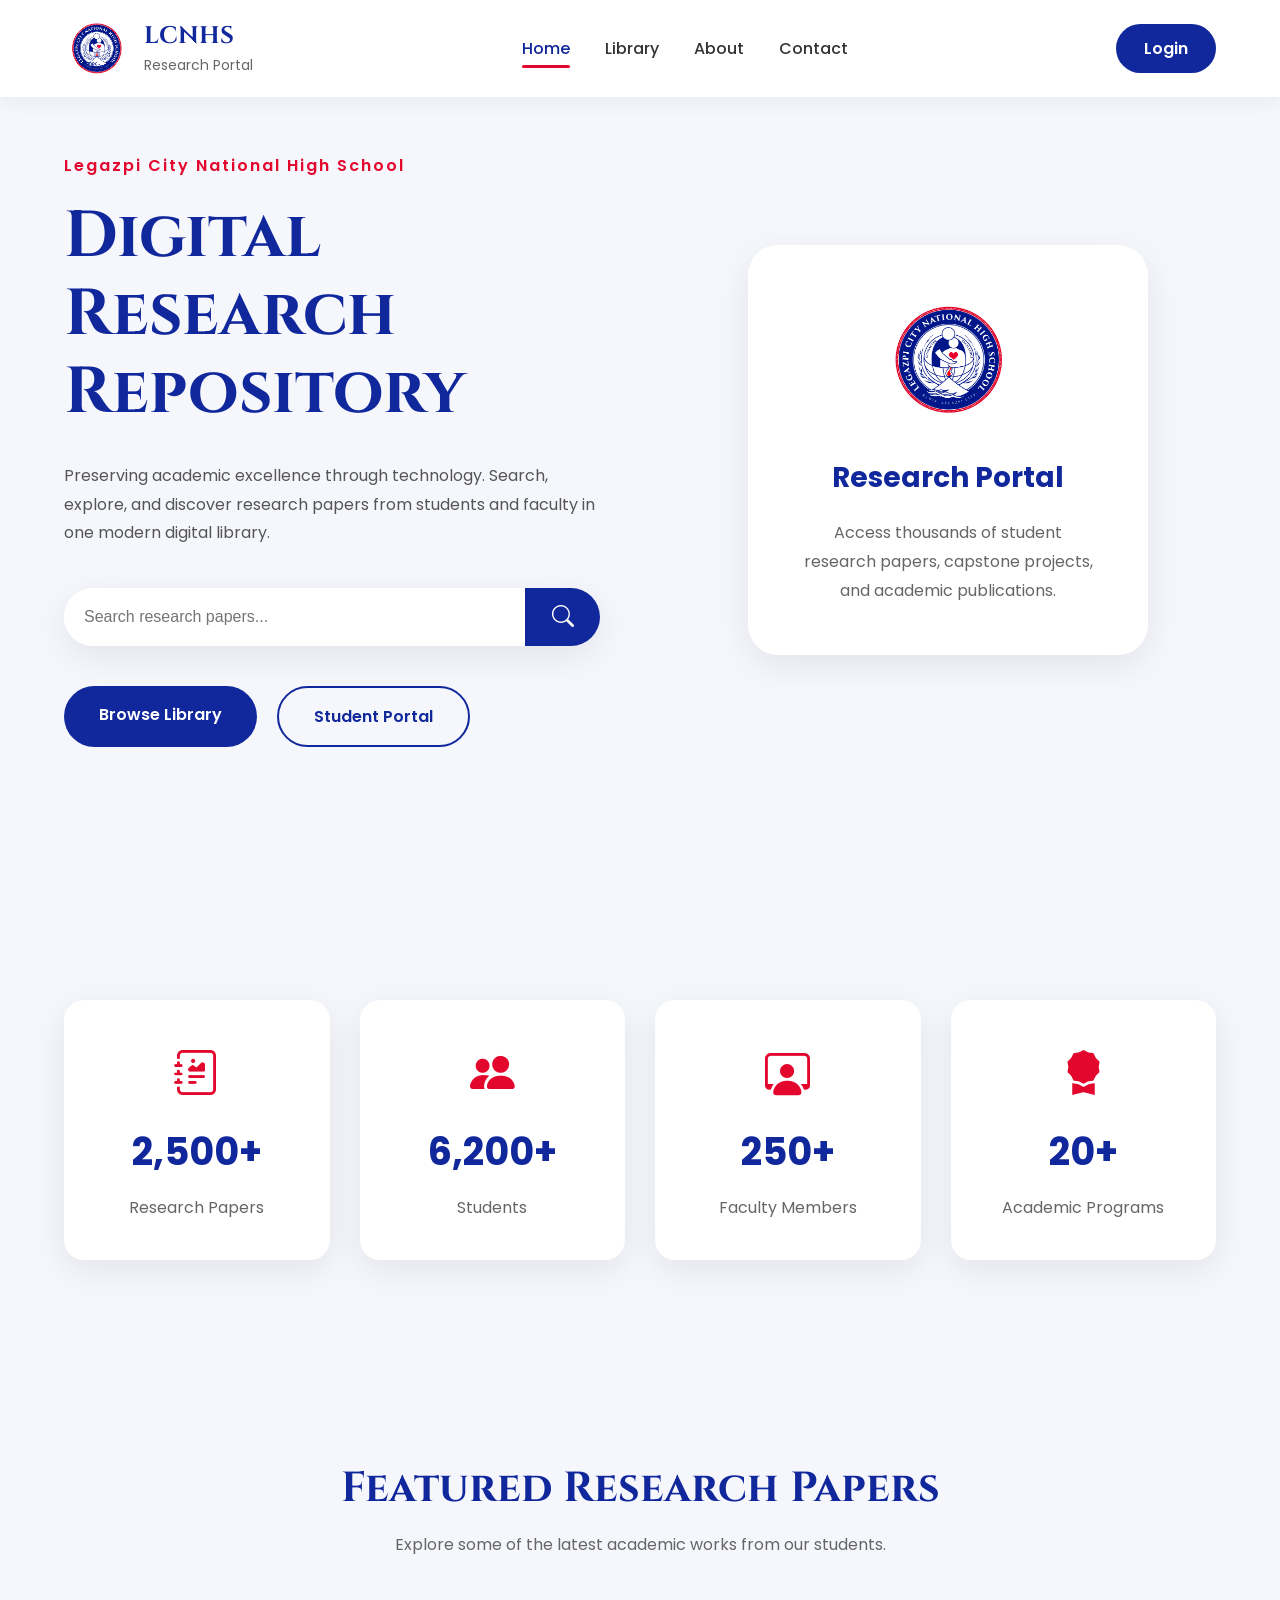
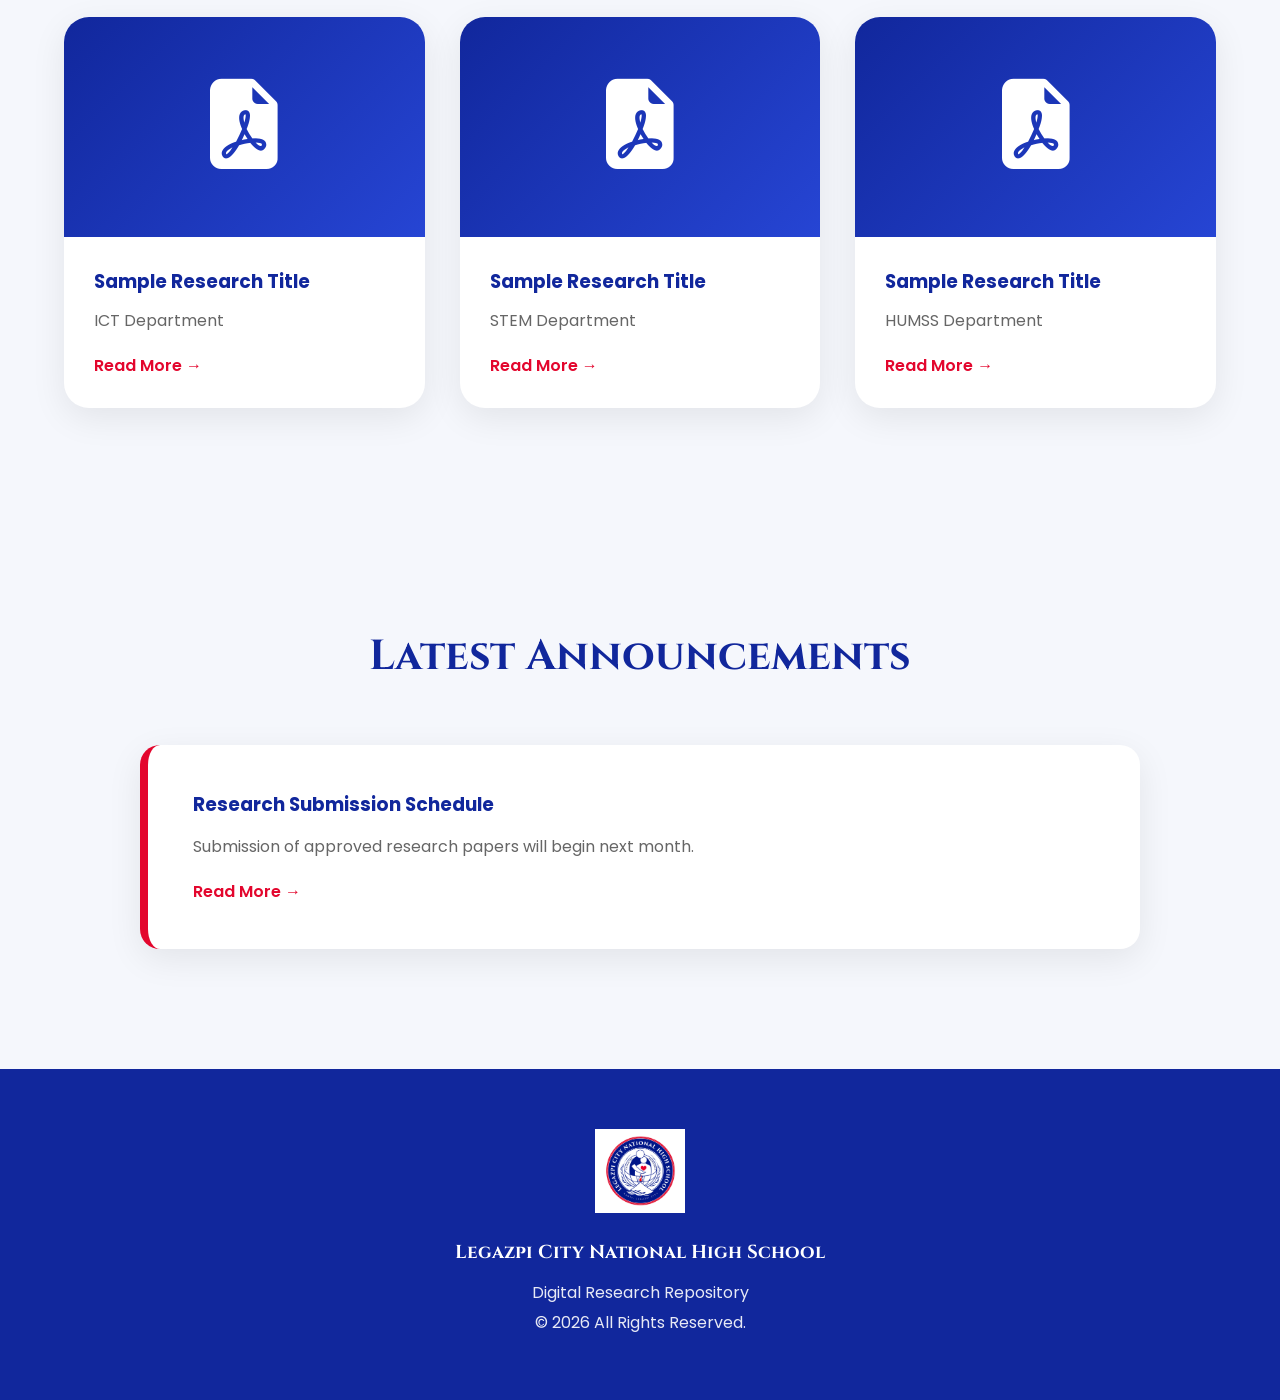
<file: index.html>
<!DOCTYPE html>
<html lang="en">
<head>
    <meta charset="UTF-8">
    <meta name="viewport" content="width=device-width, initial-scale=1.0">

    <title>Legazpi City National High School | Research Portal</title>

    <!-- Google Fonts -->
    <link rel="preconnect" href="https://fonts.googleapis.com">
    <link rel="preconnect" href="https://fonts.gstatic.com" crossorigin>

    <link href="https://fonts.googleapis.com/css2?family=Cinzel:wght@500;700&family=Poppins:wght@300;400;500;600;700&display=swap" rel="stylesheet">

    <!-- Bootstrap Icons -->
    <link rel="stylesheet" href="https://cdn.jsdelivr.net/npm/bootstrap-icons@1.11.3/font/bootstrap-icons.min.css">

    <!-- CSS -->
    <link rel="stylesheet" href="css/style.css">
    <link rel="stylesheet" href="css/responsive.css">
    <link rel="stylesheet" href="css/library.css">
</head>

<body>

<!-- ================= NAVBAR ================= -->

<header class="header">

<nav class="navbar">

    <!-- Logo -->
    <a href="index.html" class="logo">

        <img src="images/logo.png" alt="School Logo">

        <div class="logo-text">
            <h2>LCNHS</h2>
            <span>Research Portal</span>
        </div>

    </a>

    <!-- Navigation -->
    <ul class="nav-links" id="nav-links">

        <li><a href="index.html" class="active">Home</a></li>
        <li><a href="library.html">Library</a></li>
        <li><a href="about.html">About</a></li>
        <li><a href="#">Contact</a></li>

        <!-- Mobile Login -->
        <li class="mobile-login">
            <a href="login.html">Login</a>
        </li>

    </ul>

    <!-- Desktop Login -->
    <a href="login.html" class="login-btn">

        Login

    </a>

    <!-- Hamburger -->
    <button class="menu-toggle" id="menu-toggle" aria-label="Toggle Menu">

        <span></span>
        <span></span>
        <span></span>

    </button>

</nav>

</header>

<!-- ================= HERO ================= -->

<section class="hero">

    <div class="hero-left">

        <p class="tagline">
            Legazpi City National High School
        </p>

        <h1>
            Digital Research Repository
        </h1>

        <p class="hero-description">

            Preserving academic excellence through technology.
            Search, explore, and discover research papers from
            students and faculty in one modern digital library.

        </p>

        <div class="search-box">

            <input
                type="text"
                placeholder="Search research papers..."
            >

            <button>

                <i class="bi bi-search"></i>

            </button>

        </div>

        <div class="hero-buttons">

            <a href="library.html" class="primary-btn">

                Browse Library

            </a>

            <a href="#" class="secondary-btn">

                Student Portal

            </a>

        </div>

    </div>

    <div class="hero-right">

        <div class="hero-card">

            <img src="images/logo.png" alt="School Logo">

            <h3>Research Portal</h3>

            <p>

                Access thousands of student research papers,
                capstone projects, and academic publications.

            </p>

        </div>

    </div>

</section>

<!-- ================= STATISTICS ================= -->

<section class="stats">

    <div class="stat-card">

        <i class="bi bi-journal-richtext"></i>

        <h2>2,500+</h2>

        <p>Research Papers</p>

    </div>

    <div class="stat-card">

        <i class="bi bi-people-fill"></i>

        <h2>6,200+</h2>

        <p>Students</p>

    </div>

    <div class="stat-card">

        <i class="bi bi-person-workspace"></i>

        <h2>250+</h2>

        <p>Faculty Members</p>

    </div>

    <div class="stat-card">

        <i class="bi bi-award-fill"></i>

        <h2>20+</h2>

        <p>Academic Programs</p>

    </div>

</section>

<!-- ================= FEATURED RESEARCH ================= -->

<section class="research">

    <div class="section-title">

        <h2>Featured Research Papers</h2>

        <p>
            Explore some of the latest academic works from our students.
        </p>

    </div>

    <div class="research-grid">

        <div class="research-card">

            <div class="research-image">

                <i class="bi bi-file-earmark-pdf-fill"></i>

            </div>

            <div class="research-content">

                <h3>
                    Sample Research Title
                </h3>

                <p>

                    ICT Department

                </p>

                <a href="#">
                    Read More →
                </a>

            </div>

        </div>

        <div class="research-card">

            <div class="research-image">

                <i class="bi bi-file-earmark-pdf-fill"></i>

            </div>

            <div class="research-content">

                <h3>
                    Sample Research Title
                </h3>

                <p>

                    STEM Department

                </p>

                <a href="#">
                    Read More →
                </a>

            </div>

        </div>

        <div class="research-card">

            <div class="research-image">

                <i class="bi bi-file-earmark-pdf-fill"></i>

            </div>

            <div class="research-content">

                <h3>
                    Sample Research Title
                </h3>

                <p>

                    HUMSS Department

                </p>

                <a href="#">
                    Read More →
                </a>

            </div>

        </div>

    </div>

</section>

<!-- ================= ANNOUNCEMENTS ================= -->

<section class="announcements">

    <div class="section-title">

        <h2>Latest Announcements</h2>

    </div>

    <div class="announcement-card">

        <h3>Research Submission Schedule</h3>

        <p>

            Submission of approved research papers will begin next month.

        </p>

        <a href="#">
            Read More →
        </a>

    </div>

</section>

<!-- ================= FOOTER ================= -->

<footer>

    <div class="footer-content">

        <img src="images/logo.png" alt="School Logo">

        <h3>Legazpi City National High School</h3>

        <p>

            Digital Research Repository

        </p>

        <p>

            © 2026 All Rights Reserved.

        </p>

    </div>

</footer>
<script src="js/script.js"></script>
<script src="js/navbar.js"></script>
</body>
</html>
</file>
<file: css/style.css>
/* ==========================================
   GOOGLE FONTS
========================================== */

*{
    margin:0;
    padding:0;
    box-sizing:border-box;
    text-decoration:none;
    list-style:none;
}

html{
    scroll-behavior:smooth;
}

body{
    font-family:'Poppins',sans-serif;
    background:#f5f7fc;
    color:#222;
    overflow-x:hidden;
}

/* ==========================================
            COLORS
========================================== */

:root{

    --primary:#11279C;
    --secondary:#E3062D;

    --white:#ffffff;
    --light:#f5f7fc;
    --dark:#222;

    --shadow:0 10px 35px rgba(0,0,0,.08);

}

/* ==========================================
            NAVBAR
========================================== */

.header{

    position:fixed;
    top:0;
    left:0;

    width:100%;
    z-index:999;

    background:rgba(255,255,255,.95);
    backdrop-filter:blur(12px);

    box-shadow:0 5px 20px rgba(0,0,0,.05);

}

.navbar{

    width:90%;
    max-width:1300px;

    margin:auto;

    display:flex;
    justify-content:space-between;
    align-items:center;

    padding:18px 0;

}

.logo{

    display:flex;
    align-items:center;
    gap:15px;

}

.logo img{

    width:65px;

}

.logo-text h2{

    color:var(--primary);
    font-family:'Cinzel',serif;
    font-size:26px;

}

.logo-text span{

    color:#666;
    font-size:14px;

}

.nav-links{

    display:flex;
    align-items:center;
    gap:35px;

}

.nav-links a{

    color:#333;
    font-weight:500;
    transition:.3s;

}

.nav-links a:hover{

    color:var(--primary);

}

.login-btn{

    background:var(--primary);

    color:white;

    padding:12px 28px;

    border-radius:40px;

    transition:.3s;

    font-weight:600;
        display:inline-flex;
    align-items:center;
    justify-content:center;

}

.login-btn:hover{

    background:var(--secondary);

}

/* ==========================================
            HERO
========================================== */

.hero{

    width:90%;
    max-width:1300px;

    margin:auto;

    min-height:100vh;

    display:flex;
    justify-content:space-between;
    align-items:center;

    gap:80px;

}

.hero-left{

    flex:1;

}

.tagline{

    color:var(--secondary);

    font-weight:600;

    letter-spacing:2px;

    margin-bottom:20px;

}

.hero h1{

    font-size:65px;

    color:var(--primary);

    font-family:'Cinzel',serif;

    line-height:1.2;

}

.hero-description{

    margin:30px 0;

    color:#555;

    line-height:1.8;

    max-width:600px;

}

/* SEARCH */

.search-box{

    display:flex;

    width:100%;

    max-width:550px;

    margin-top:40px;

    background:white;

    border-radius:60px;

    overflow:hidden;

    box-shadow:var(--shadow);

}

.search-box input{

    flex:1;

    border:none;

    padding:20px;

    outline:none;

    font-size:16px;

}

.search-box button{

    width:75px;

    border:none;

    cursor:pointer;

    background:var(--primary);

    color:white;

    font-size:22px;

    transition:.3s;

}

.search-box button:hover{

    background:var(--secondary);

}

/* BUTTONS */

.hero-buttons{

    margin-top:40px;

    display:flex;

    gap:20px;

}

.primary-btn{

    background:var(--primary);

    color:white;

    padding:16px 35px;

    border-radius:50px;

    transition:.3s;

    font-weight:600;

}

.primary-btn:hover{

    background:var(--secondary);

    transform:translateY(-5px);

}

.secondary-btn{

    padding:16px 35px;

    border-radius:50px;

    border:2px solid var(--primary);

    color:var(--primary);

    font-weight:600;

    transition:.3s;

}

.secondary-btn:hover{

    background:var(--primary);

    color:white;

}

/* HERO CARD */

.hero-right{

    flex:1;

    display:flex;

    justify-content:center;

}

.hero-card{

    background:white;

    width:400px;

    padding:50px;

    border-radius:30px;

    box-shadow:var(--shadow);

    text-align:center;

    transition:.4s;

}

.hero-card:hover{

    transform:translateY(-12px);

}

.hero-card img{

    width:140px;

    margin-bottom:25px;

}

.hero-card h3{

    color:var(--primary);

    margin-bottom:20px;

    font-size:28px;

}

.hero-card p{

    color:#666;

    line-height:1.8;

}

/* ==========================================
            STATS
========================================== */

.stats{

    width:90%;
    max-width:1300px;

    margin:100px auto;

    display:grid;

    grid-template-columns:repeat(auto-fit,minmax(250px,1fr));

    gap:30px;

}

.stat-card{

    background:white;

    border-radius:20px;

    padding:40px;

    text-align:center;

    box-shadow:var(--shadow);

    transition:.3s;

}

.stat-card:hover{

    transform:translateY(-10px);

}

.stat-card i{

    font-size:45px;

    color:var(--secondary);

}

.stat-card h2{

    margin:15px 0;

    color:var(--primary);

    font-size:38px;

}

.stat-card p{

    color:#666;

}

/* ==========================================
            SECTION TITLE
========================================== */

.section-title{

    text-align:center;

    margin-bottom:60px;

}

.section-title h2{

    font-family:'Cinzel',serif;

    font-size:42px;

    color:var(--primary);

}

.section-title p{

    margin-top:15px;

    color:#666;

}

/* ==========================================
            RESEARCH
========================================== */

.research{

    width:90%;
    max-width:1300px;

    margin:auto;

    padding:100px 0;

}

.research-grid{

    display:grid;

    grid-template-columns:repeat(auto-fit,minmax(320px,1fr));

    gap:35px;

}

.research-card{

    background:white;

    border-radius:25px;

    overflow:hidden;

    box-shadow:var(--shadow);

    transition:.3s;

}

.research-card:hover{

    transform:translateY(-12px);

}

.research-image{

    background:linear-gradient(135deg,var(--primary),#2645d4);

    height:220px;

    display:flex;

    justify-content:center;

    align-items:center;

}

.research-image i{

    color:white;

    font-size:90px;

}

.research-content{

    padding:30px;

}

.research-content h3{

    color:var(--primary);

    margin-bottom:12px;

}

.research-content p{

    color:#666;

    margin-bottom:20px;

}

.research-content a{

    color:var(--secondary);

    font-weight:600;

}

/* ==========================================
            ANNOUNCEMENT
========================================== */

.announcements{

    width:90%;
    max-width:1000px;

    margin:120px auto;

}

.announcement-card{

    background:white;

    padding:45px;

    border-left:8px solid var(--secondary);

    border-radius:20px;

    box-shadow:var(--shadow);

}

.announcement-card h3{

    color:var(--primary);

    margin-bottom:15px;

}

.announcement-card p{

    color:#666;

    margin-bottom:20px;

}

.announcement-card a{

    color:var(--secondary);

    font-weight:600;

}

/* ==========================================
            FOOTER
========================================== */

footer{

    background:var(--primary);

    color:white;

    padding:60px 20px;

    text-align:center;

}

footer img{

    width:90px;

    margin-bottom:20px;

}

footer h3{

    font-family:'Cinzel',serif;

    margin-bottom:15px;

}

footer p{

    opacity:.9;

    margin:5px 0;

}

/* ==========================================
            RESPONSIVE
========================================== */

@media(max-width:980px){

    .navbar{

        flex-direction:column;

        gap:20px;

    }

    .hero{

        flex-direction:column;

        text-align:center;

        padding-top:180px;

    }

    .hero-description{

        margin:auto;
        margin-top:25px;

    }

    .hero-buttons{

        justify-content:center;

        flex-wrap:wrap;

    }

    .search-box{

        margin:40px auto;

    }

    .hero h1{

        font-size:45px;

    }

}

/* ==========================================
        SCROLL REVEAL
========================================== */

.hidden{

    opacity:0;

    transform:translateY(50px);

    transition:all .8s ease;

}

.show{

    opacity:1;

    transform:translateY(0);

}

/* ==========================================
        NAVBAR SCROLL
========================================== */

.header{

    transition:all .35s ease;

}

.header.scrolled{

    background:rgba(255,255,255,.98);

    box-shadow:0 12px 30px rgba(0,0,0,.10);

}

.header.scrolled .navbar{

    padding:10px 0;

}

/* ==========================================
        ACTIVE LINK
========================================== */

.nav-links a{

    position:relative;

}

.nav-links a.active{

    color:var(--primary);

}

.nav-links a.active::after{

    content:"";

    position:absolute;

    left:0;
    bottom:-8px;

    width:100%;
    height:3px;

    border-radius:20px;

    background:var(--secondary);

}

/* ==========================================
        HAMBURGER
========================================== */

.menu-toggle{

    display:none;

    cursor:pointer;

    flex-direction:column;

    gap:6px;

}

.menu-toggle span{

    width:28px;
    height:3px;

    background:var(--primary);

    border-radius:20px;

    transition:.35s;

}

.menu-toggle.open span:nth-child(1){

    transform:translateY(9px) rotate(45deg);

}

.menu-toggle.open span:nth-child(2){

    opacity:0;

}

.menu-toggle.open span:nth-child(3){

    transform:translateY(-9px) rotate(-45deg);

}

/* ==========================================
        NAVBAR
========================================== */

.navbar{

    width:90%;
    max-width:1300px;

    margin:auto;

    display:flex;
    align-items:center;
    justify-content:space-between;

    padding:18px 0;

    position:relative;

}

.logo{

    display:flex;
    align-items:center;
    gap:15px;

    text-decoration:none;

}

.logo img{

    width:65px;

}

.logo-text h2{

    color:var(--primary);
    font-size:24px;

}

.logo-text span{

    color:#666;
    font-size:14px;

}

/* Navigation */

.nav-links{

    display:flex;
    align-items:center;
    gap:35px;

    list-style:none;

}

.nav-links a{

    text-decoration:none;
    color:#333;

    font-weight:500;

    transition:.3s;

}

.nav-links a:hover{

    color:var(--primary);

}

/* Hide mobile login on desktop */

.mobile-login{

    display:none;

}
</file>
<file: css/responsive.css>
@media (max-width:768px){

    .menu-toggle{

        display:flex;

        flex-direction:column;

    }

    .login-btn{

        display:none;

    }

    .mobile-login{

        display:block;

    }

    .nav-links{

        position:absolute;

        top:100%;
        left:0;

        width:100%;

        background:white;

        display:none;

        flex-direction:column;

        align-items:center;

        gap:20px;

        padding:30px 0;

        box-shadow:0 15px 30px rgba(0,0,0,.08);

        border-radius:0 0 15px 15px;

    }

    .nav-links.show-menu{

        display:flex;

    }

}
</file>
<file: css/library.css>
/* ==========================================
   LIBRARY PAGE
========================================== */

/* HERO */

.library-hero{

    padding:170px 20px 80px;

    text-align:center;

    background:linear-gradient(135deg,#11279C,#2747d8);

    color:white;

}

.library-hero h1{

    font-size:58px;

    font-family:'Cinzel',serif;

    margin-bottom:20px;

}

.library-hero p{

    max-width:700px;

    margin:auto;

    opacity:.95;

    line-height:1.8;

}

/* SEARCH */

.library-search{

    margin:50px auto 0;

    max-width:700px;

    display:flex;

    background:white;

    border-radius:50px;

    overflow:hidden;

    box-shadow:0 15px 40px rgba(0,0,0,.15);

}

.library-search input{

    flex:1;

    border:none;

    outline:none;

    padding:18px 25px;

    font-size:16px;

}

.library-search button{

    width:70px;

    border:none;

    background:#E3062D;

    color:white;

    cursor:pointer;

    transition:.3s;

    font-size:20px;

}

.library-search button:hover{

    background:#c00526;

}

/* FILTERS */

.filter-section{

    width:90%;

    max-width:1200px;

    margin:60px auto;

    display:flex;

    justify-content:center;

    flex-wrap:wrap;

    gap:15px;

}

.filter{

    border:none;

    padding:12px 26px;

    border-radius:40px;

    cursor:pointer;

    background:white;

    color:#11279C;

    font-weight:600;

    box-shadow:0 5px 15px rgba(0,0,0,.08);

    transition:.3s;

}

.filter:hover{

    background:#11279C;

    color:white;

}

.filter.active{

    background:#11279C;

    color:white;

}

/* GRID */

.library-grid{

    width:90%;

    max-width:1300px;

    margin:auto;

    display:grid;

    grid-template-columns:repeat(auto-fit,minmax(340px,1fr));

    gap:35px;

    padding-bottom:100px;

}

/* CARD */

.library-card{

    background:white;

    border-radius:25px;

    overflow:hidden;

    box-shadow:0 10px 30px rgba(0,0,0,.08);

    transition:.35s;

}

.library-card:hover{

    transform:translateY(-10px);

    box-shadow:0 20px 45px rgba(0,0,0,.15);

}

/* PDF ICON */

.pdf-icon{

    height:180px;

    background:linear-gradient(135deg,#11279C,#2747d8);

    display:flex;

    justify-content:center;

    align-items:center;

}

.pdf-icon i{

    color:white;

    font-size:90px;

}

/* CONTENT */

.library-content{

    padding:30px;

}

.library-content h3{

    color:#11279C;

    margin-bottom:18px;

    line-height:1.4;

}

.meta{

    display:flex;

    gap:20px;

    flex-wrap:wrap;

    margin-bottom:20px;

    color:#666;

    font-size:14px;

}

.meta span{

    display:flex;

    align-items:center;

    gap:6px;

}

.library-content p{

    color:#666;

    line-height:1.7;

    margin-bottom:25px;

}

/* BUTTONS */

.card-buttons{

    display:flex;

    gap:15px;

}

.view-btn{

    flex:1;

    background:#11279C;

    color:white;

    text-align:center;

    padding:12px;

    border-radius:12px;

    transition:.3s;

    font-weight:600;

}

.view-btn:hover{

    background:#2747d8;

}

.download-btn{

    flex:1;

    border:2px solid #11279C;

    color:#11279C;

    text-align:center;

    padding:12px;

    border-radius:12px;

    transition:.3s;

    font-weight:600;

}

.download-btn:hover{

    background:#11279C;

    color:white;

}
</file>
